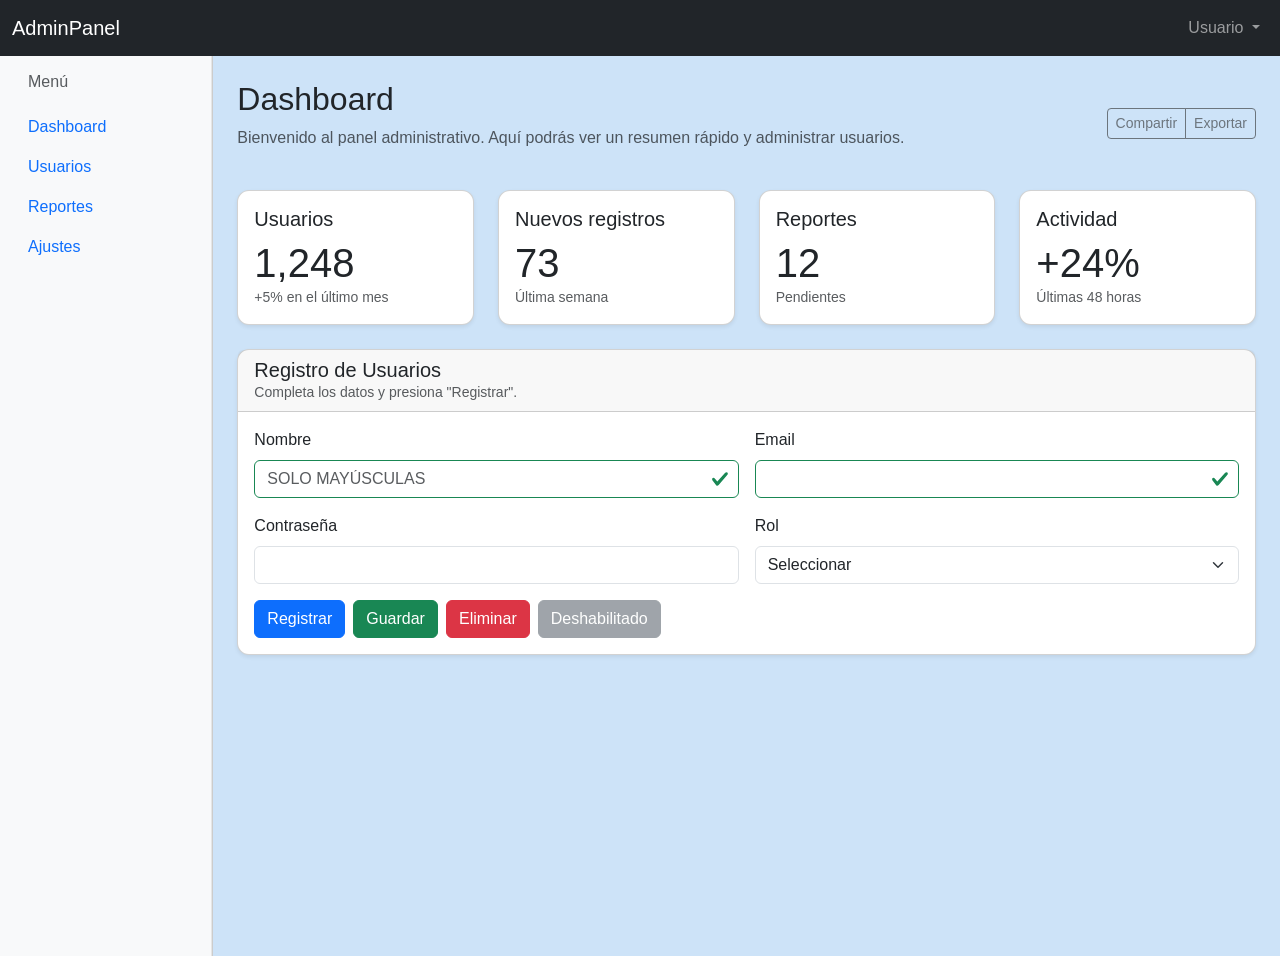
<file: index.html>
<!DOCTYPE html>
<html lang="es">
<head>
    <meta charset="UTF-8">
    <meta name="viewport" content="width=device-width, initial-scale=1.0">
    <title>Laboratorio DPW2 - Bootstrap 5</title>
    <link href="https://cdn.jsdelivr.net/npm/bootstrap@5.3.0/dist/css/bootstrap.min.css" rel="stylesheet">
    <link rel="stylesheet" href="css/style.css">
</head>
<body>

<nav class="navbar navbar-expand-lg navbar-dark bg-dark sticky-top">
  <div class="container-fluid">
    <button class="btn btn-dark d-md-none me-2" type="button" data-bs-toggle="collapse" data-bs-target="#sidebarMenu" aria-controls="sidebarMenu" aria-expanded="false" aria-label="Toggle navigation">
      <span class="navbar-toggler-icon"></span>
    </button>

    <a class="navbar-brand me-auto" href="#">AdminPanel</a>

    <button class="navbar-toggler" type="button" data-bs-toggle="collapse" data-bs-target="#menu" aria-controls="menu" aria-expanded="false" aria-label="Toggle navigation">
      <span class="navbar-toggler-icon"></span>
    </button>

    <div class="collapse navbar-collapse" id="menu">
      <ul class="navbar-nav ms-auto">
        <li class="nav-item dropdown">
          <a class="nav-link dropdown-toggle" data-bs-toggle="dropdown" href="#">
            Usuario
          </a>
          <ul class="dropdown-menu dropdown-menu-end">
            <li><a class="dropdown-item" href="#">Perfil</a></li>
            <li><a class="dropdown-item" href="#">Configuración</a></li>
            <li><hr class="dropdown-divider"></li>
            <li><a class="dropdown-item" href="#">Cerrar sesión</a></li>
          </ul>
        </li>
      </ul>
    </div>
  </div>
</nav>

<!-- GRID SYSTEM -->
<div class="container-fluid">
  <div class="row">

    <!-- SIDEBAR -->
    <nav id="sidebarMenu" class="col-md-3 col-lg-2 d-md-block bg-light sidebar collapse">
      <div class="position-sticky pt-3">
        <h6 class="sidebar-heading d-flex justify-content-between align-items-center px-3 mb-3 text-muted">
          <span>Menú</span>
        </h6>
        <ul class="nav flex-column">
          <li class="nav-item"><a href="#" class="nav-link active" data-section="dashboard">Dashboard</a></li>
          <li class="nav-item"><a href="#" class="nav-link" data-section="usuarios">Usuarios</a></li>
          <li class="nav-item"><a href="#" class="nav-link" data-section="reportes">Reportes</a></li>
          <li class="nav-item"><a href="#" class="nav-link" data-section="ajustes">Ajustes</a></li>
        </ul>
      </div>
    </nav>

    <!-- CONTENIDO PRINCIPAL -->
    <main class="col-md-9 ms-sm-auto col-lg-10 px-md-4 py-4">
      <!-- DASHBOARD CONTENT -->
      <div id="dashboard-content" class="content-section">
        <div class="d-flex justify-content-between flex-wrap flex-md-nowrap align-items-center mb-4">
          <div>
            <h1 class="h2">Dashboard</h1>
            <p class="text-muted">Bienvenido al panel administrativo. Aquí podrás ver un resumen rápido y administrar usuarios.</p>
          </div>
          <div class="btn-toolbar mb-2 mb-md-0">
            <div class="btn-group">
              <button type="button" class="btn btn-sm btn-outline-secondary">Compartir</button>
              <button type="button" class="btn btn-sm btn-outline-secondary">Exportar</button>
            </div>
          </div>
        </div>

        <!-- CARDS DE RESUMEN -->
        <div class="row g-4 mb-4">
          <div class="col-12 col-sm-6 col-xl-3">
            <div class="card shadow-sm h-100">
              <div class="card-body">
                <h5 class="card-title">Usuarios</h5>
                <p class="card-text display-6 mb-0">1,248</p>
                <p class="text-muted small mb-0">+5% en el último mes</p>
              </div>
            </div>
          </div>
          <div class="col-12 col-sm-6 col-xl-3">
            <div class="card shadow-sm h-100">
              <div class="card-body">
                <h5 class="card-title">Nuevos registros</h5>
                <p class="card-text display-6 mb-0">73</p>
                <p class="text-muted small mb-0">Última semana</p>
              </div>
            </div>
          </div>
          <div class="col-12 col-sm-6 col-xl-3">
            <div class="card shadow-sm h-100">
              <div class="card-body">
                <h5 class="card-title">Reportes</h5>
                <p class="card-text display-6 mb-0">12</p>
                <p class="text-muted small mb-0">Pendientes</p>
              </div>
            </div>
          </div>
          <div class="col-12 col-sm-6 col-xl-3">
            <div class="card shadow-sm h-100">
              <div class="card-body">
                <h5 class="card-title">Actividad</h5>
                <p class="card-text display-6 mb-0">+24%</p>
                <p class="text-muted small mb-0">Últimas 48 horas</p>
              </div>
            </div>
          </div>
        </div>

        <!-- FORMULARIO DE REGISTRO -->
        <div class="card mb-4 shadow-sm">
          <div class="card-header">
            <h5 class="card-title mb-0">Registro de Usuarios</h5>
            <p class="text-muted small mb-0">Completa los datos y presiona "Registrar".</p>
          </div>
          <div class="card-body">
            <form class="row g-3" id="registroForm" novalidate>
              <div class="col-md-6">
                <label class="form-label" for="nombreInput">Nombre</label>
                <input id="nombreInput" type="text" class="form-control is-valid" required pattern="^[A-ZÁÉÍÓÚÜÑ ]+$" placeholder="SOLO MAYÚSCULAS" oninput="this.value=this.value.toUpperCase().replace(/[^A-ZÁÉÍÓÚÜÑ ]/g,'')">
                <div class="invalid-feedback">
                  Solo se permiten letras en mayúsculas y espacios.
                </div>
              </div>

              <div class="col-md-6">
                <label class="form-label" for="emailInput">Email</label>
                <input id="emailInput" type="email" class="form-control is-valid" required>
                <div class="invalid-feedback">
                  Ingresa un email válido.
                </div>
              </div>

              <div class="col-md-6">
                <label class="form-label" for="passwordInput">Contraseña</label>
                <input id="passwordInput" type="password" class="form-control" required>
                <div class="invalid-feedback">
                  La contraseña es obligatoria.
                </div>
              </div>

              <div class="col-md-6">
                <label class="form-label" for="rolSelect">Rol</label>
                <select id="rolSelect" class="form-select" required>
                  <option value="">Seleccionar</option>
                  <option>Admin</option>
                  <option>Usuario</option>
                </select>
                <div class="invalid-feedback">
                  Selecciona un rol.
                </div>
              </div>

              <div class="col-12 d-flex flex-wrap gap-2">
                <button class="btn btn-primary" type="submit">Registrar</button>
                <button class="btn btn-success" type="button">Guardar</button>
                <button class="btn btn-danger" type="button">Eliminar</button>
                <button class="btn btn-secondary" type="button" disabled>Deshabilitado</button>
              </div>
            </form>
          </div>
        </div>
      </div>

      <!-- USUARIOS CONTENT -->
      <div id="usuarios-content" class="content-section" style="display: none;">
        <h1 class="h2">Gestión de Usuarios</h1>
        <p class="text-muted">Aquí puedes administrar todos los usuarios del sistema.</p>
        <div class="card shadow-sm">
          <div class="card-body">
            <table class="table table-striped" id="usuariosTable">
              <thead>
                <tr>
                  <th>ID</th>
                  <th>Nombre</th>
                  <th>Email</th>
                  <th>Rol</th>
                  <th>Acciones</th>
                </tr>
              </thead>
              <tbody>
                <tr>
                  <td>1</td>
                  <td>JUAN PEREZ</td>
                  <td>juan@example.com</td>
                  <td>Admin</td>
                  <td><button class="btn btn-sm btn-primary">Editar</button></td>
                </tr>
                <tr>
                  <td>2</td>
                  <td>MARIA GOMEZ</td>
                  <td>maria@example.com</td>
                  <td>Usuario</td>
                  <td><button class="btn btn-sm btn-primary">Editar</button></td>
                </tr>
              </tbody>
            </table>
          </div>
        </div>
      </div>

      <!-- REPORTES CONTENT -->
      <div id="reportes-content" class="content-section" style="display: none;">
        <h1 class="h2">Reportes</h1>
        <p class="text-muted">Visualiza y genera reportes del sistema.</p>
        <div class="row g-4">
          <div class="col-md-6">
            <div class="card shadow-sm">
              <div class="card-body">
                <h5 class="card-title">Reporte de Usuarios</h5>
                <p class="card-text">Genera un reporte completo de todos los usuarios registrados.</p>
                <button class="btn btn-primary">Generar Reporte</button>
              </div>
            </div>
          </div>
          <div class="col-md-6">
            <div class="card shadow-sm">
              <div class="card-body">
                <h5 class="card-title">Reporte de Actividad</h5>
                <p class="card-text">Analiza la actividad reciente en el sistema.</p>
                <button class="btn btn-primary">Generar Reporte</button>
              </div>
            </div>
          </div>
        </div>
      </div>

      <!-- AJUSTES CONTENT -->
      <div id="ajustes-content" class="content-section" style="display: none;">
        <h1 class="h2">Ajustes del Sistema</h1>
        <p class="text-muted">Configura las opciones generales del panel administrativo.</p>
        <div class="card shadow-sm">
          <div class="card-body">
            <form>
              <div class="mb-3">
                <label class="form-label">Tema</label>
                <select class="form-select">
                  <option>Claro</option>
                  <option>Oscuro</option>
                </select>
              </div>
              <div class="mb-3">
                <label class="form-label">Idioma</label>
                <select class="form-select">
                  <option>Español</option>
                  <option>Inglés</option>
                </select>
              </div>
              <button class="btn btn-primary">Guardar Cambios</button>
            </form>
          </div>
        </div>
      </div>

    </main>

  </div>
</div>

<script src="https://cdn.jsdelivr.net/npm/bootstrap@5.3.0/dist/js/bootstrap.bundle.min.js"></script>
<script>
  document.addEventListener('DOMContentLoaded', function() {
    const navLinks = document.querySelectorAll('.sidebar .nav-link');
    const contentSections = document.querySelectorAll('.content-section');
    const registroForm = document.getElementById('registroForm');
    const usuariosTable = document.getElementById('usuariosTable').querySelector('tbody');

    // Navegación sidebar
    navLinks.forEach(link => {
      link.addEventListener('click', function(e) {
        e.preventDefault();
        const section = this.getAttribute('data-section');

        // Hide all sections
        contentSections.forEach(sec => sec.style.display = 'none');

        // Show selected section
        const targetSection = document.getElementById(section + '-content');
        if (targetSection) {
          targetSection.style.display = 'block';
        }

        // Update active class
        navLinks.forEach(l => l.classList.remove('active'));
        this.classList.add('active');
      });
    });

    // Manejo del formulario de registro
    registroForm.addEventListener('submit', function(e) {
      e.preventDefault();

      const nombre = document.getElementById('nombreInput').value.trim();
      const email = document.getElementById('emailInput').value.trim();
      const password = document.getElementById('passwordInput').value;
      const rol = document.getElementById('rolSelect').value;

      // Validación básica
      if (!nombre || !email || !password || !rol) {
        alert('Por favor, completa todos los campos.');
        return;
      }

      // Generar ID único (simple)
      const id = usuariosTable.rows.length + 1;

      // Agregar fila a la tabla
      const newRow = usuariosTable.insertRow();
      newRow.innerHTML = `
        <td>${id}</td>
        <td>${nombre}</td>
        <td>${email}</td>
        <td>${rol}</td>
        <td><button class="btn btn-sm btn-primary">Editar</button></td>
      `;

      // Limpiar formulario
      registroForm.reset();

      // Mostrar mensaje de éxito
      alert('Usuario registrado exitosamente.');

      // Opcional: cambiar a la sección de usuarios
      // navLinks.forEach(l => l.classList.remove('active'));
      // document.querySelector('[data-section="usuarios"]').classList.add('active');
      // contentSections.forEach(sec => sec.style.display = 'none');
      // document.getElementById('usuarios-content').style.display = 'block';
    });
  });
</script>
</body>
</html>
</file>
<file: css/style.css>
/* Estilos personalizados para el Laboratorio DPW2 */
/* ESTILO GENERAL */
body {
  font-family: Arial, sans-serif;
  background-color: #cde3f8;
  color: #212529;
}

/* SIDEBAR */
.sidebar {
  min-height: 100vh;
  border-right: 1px solid #ccc;
  background: #ffffff;
  box-shadow: inset -1px 0 0 rgba(0, 0, 0, 0.08);
}

/* Ajustes generales del contenido */
main {
  min-height: calc(100vh - 56px); /* 56px es la altura aproximada de la navbar */
}

.card {
  border-radius: 0.75rem;
}

/* 🔹 BREAKPOINT 1: TABLETS */
@media (max-width: 992px) {
  body {
    background-color: #d1f1e5;
  }

  h2 {
    font-size: 1.5rem;
  }

  .sidebar {
    background: #f7f7ff;
  }
}

/* 🔹 BREAKPOINT 2: MÓVILES */
@media (max-width: 768px) {
  body {
    background-color: #dabaf0;
  }

  h2 {
    font-size: 1.3rem;
  }

  .navbar {
    background-color: #343a40;
  }

  .navbar-brand {
    font-weight: 600;
  }
}

/* 🔹 BREAKPOINT 3: MÓVILES PEQUEÑOS */
@media (max-width: 576px) {
  body {
    background-color: #dee2e6;
  }

  h2 {
    font-size: 1.1rem;
  }

  button {
    width: 100%;
    margin-bottom: 5px;
  }

  .navbar-brand {
    font-size: 1rem;
  }
}
</file>
